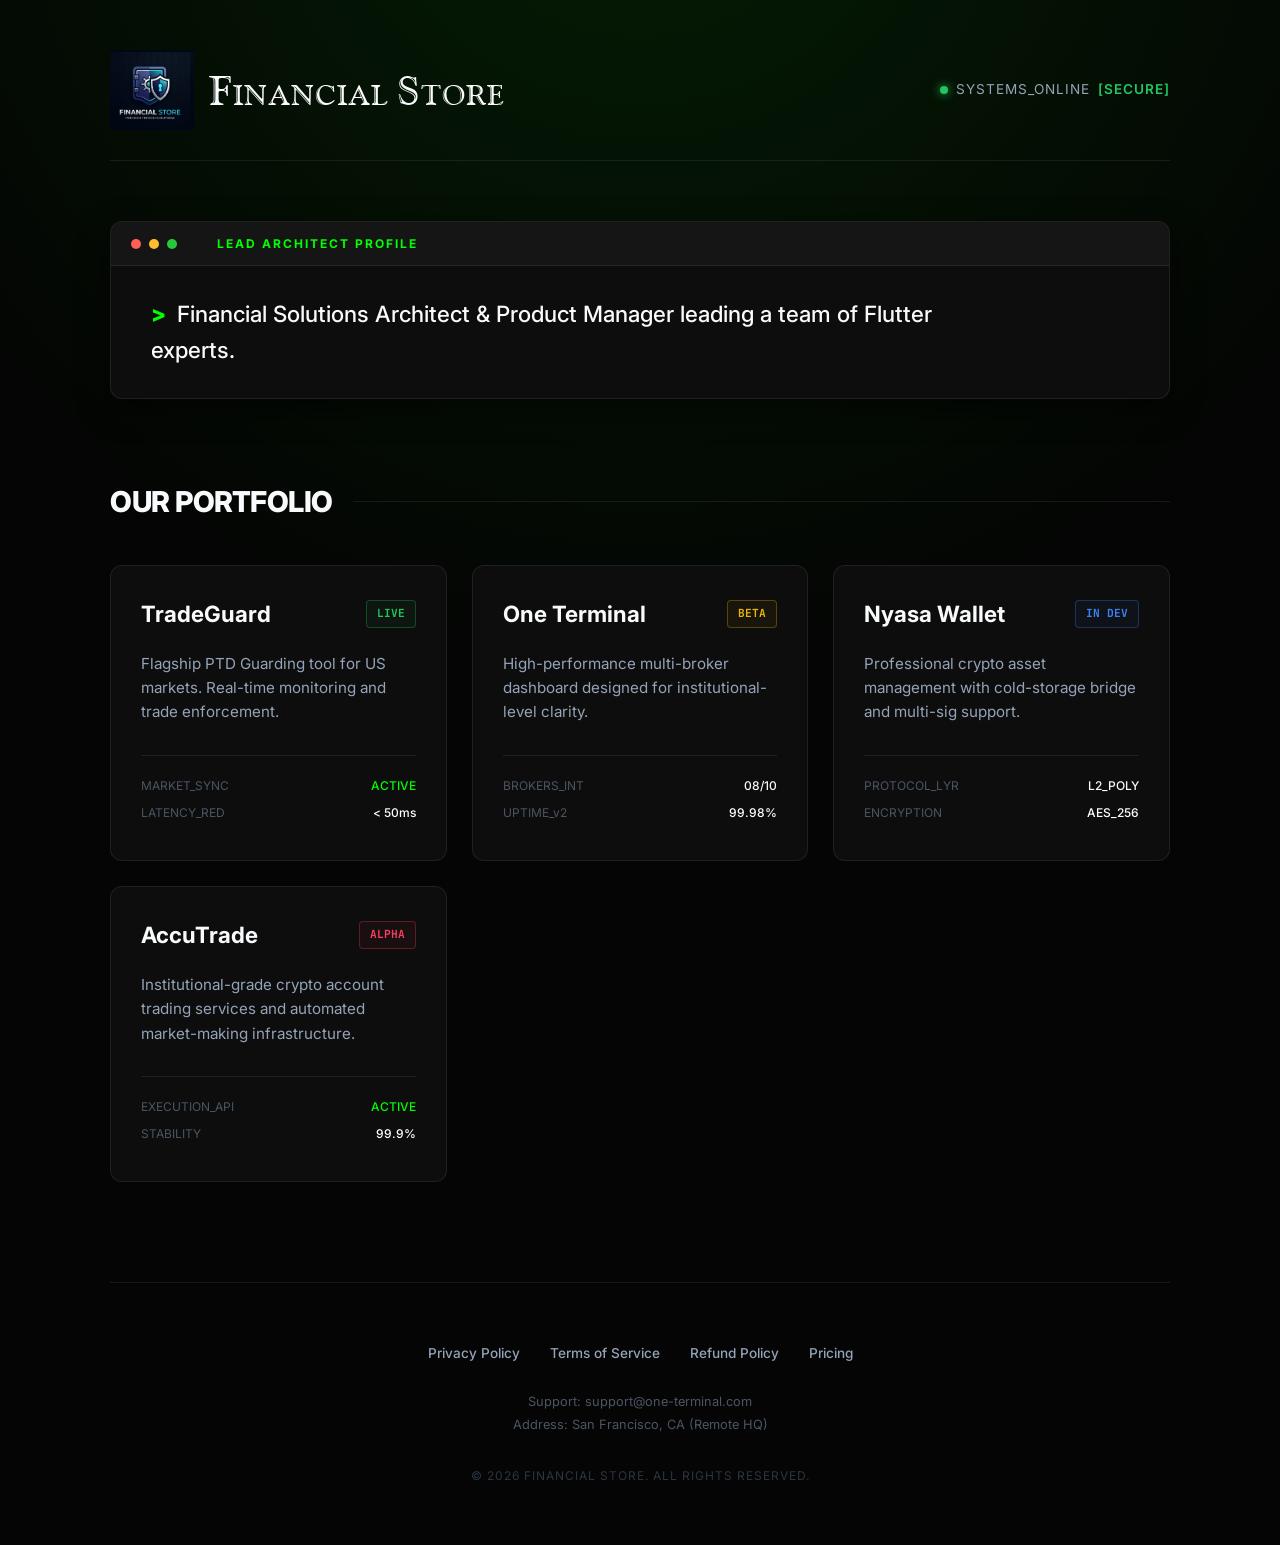
<file: brand_website/index.html>
<!DOCTYPE html>
<html lang="en">
<head>
    <meta charset="UTF-8">
    <meta name="viewport" content="width=device-width, initial-scale=1.0">
    <title>Financial Store - Systems Secure</title>
    <link rel="stylesheet" href="style.css">
    <!-- Google Fonts -->
    <link href="https://fonts.googleapis.com/css2?family=Inter:wght@400;500;700;800&family=JetBrains+Mono:wght@400;500&display=swap" rel="stylesheet">
</head>
<body>
    <div class="main-overlay"></div>
    
    <div class="container">
        <header>
            <div class="header-left">
                <img src="logo.png" alt="FS Logo" class="header-logo">
                <div class="brand-typography">
                    <span class="cap">F</span>INANCIAL <span class="cap">S</span>TORE
                </div>
            </div>
            <div class="header-right">
                <div class="status-indicator">
                    <span class="dot"></span>
                    SYSTEMS_ONLINE <span class="status-meta">[SECURE]</span>
                </div>
            </div>
        </header>

        <section class="lead-architect">
            <div class="terminal-card">
                <div class="terminal-header">
                    <div class="dots">
                        <span class="dot red"></span>
                        <span class="dot yellow"></span>
                        <span class="dot green"></span>
                    </div>
                    <div class="terminal-title">LEAD ARCHITECT PROFILE</div>
                </div>
                <div class="terminal-body">
                    <p class="profile-text">
                        <span class="cursor">></span> Financial Solutions Architect & Product Manager leading a team of Flutter experts.
                    </p>
                </div>
            </div>
        </section>

        <section class="portfolio">
            <h2 class="section-title">OUR PORTFOLIO</h2>
            <div class="portfolio-grid">
                <!-- TradeGuard -->
                <div class="project-card">
                    <div class="card-header">
                        <h3>TradeGuard</h3>
                        <span class="tag live">LIVE</span>
                    </div>
                    <p class="card-desc">Flagship PTD Guarding tool for US markets. Real-time monitoring and trade enforcement.</p>
                    <div class="card-meta">
                        <div class="meta-row">
                            <span class="label">MARKET_SYNC</span>
                            <span class="value active">ACTIVE</span>
                        </div>
                        <div class="meta-row">
                            <span class="label">LATENCY_RED</span>
                            <span class="value highlight">&lt; 50ms</span>
                        </div>
                    </div>
                </div>

                <!-- One Terminal -->
                <div class="project-card">
                    <div class="card-header">
                        <h3>One Terminal</h3>
                        <span class="tag beta">BETA</span>
                    </div>
                    <p class="card-desc">High-performance multi-broker dashboard designed for institutional-level clarity.</p>
                    <div class="card-meta">
                        <div class="meta-row">
                            <span class="label">BROKERS_INT</span>
                            <span class="value">08/10</span>
                        </div>
                        <div class="meta-row">
                            <span class="label">UPTIME_v2</span>
                            <span class="value highlight">99.98%</span>
                        </div>
                    </div>
                </div>

                <!-- Nyasa Wallet -->
                <div class="project-card">
                    <div class="card-header">
                        <h3>Nyasa Wallet</h3>
                        <span class="tag in-dev">IN DEV</span>
                    </div>
                    <p class="card-desc">Professional crypto asset management with cold-storage bridge and multi-sig support.</p>
                    <div class="card-meta">
                        <div class="meta-row">
                            <span class="label">PROTOCOL_LYR</span>
                            <span class="value">L2_POLY</span>
                        </div>
                        <div class="meta-row">
                            <span class="label">ENCRYPTION</span>
                            <span class="value highlight">AES_256</span>
                        </div>
                    </div>
                </div>

                <!-- AccuTrade -->
                <div class="project-card">
                    <div class="card-header">
                        <h3>AccuTrade</h3>
                        <span class="tag alpha">ALPHA</span>
                    </div>
                    <p class="card-desc">Institutional-grade crypto account trading services and automated market-making infrastructure.</p>
                    <div class="card-meta">
                        <div class="meta-row">
                            <span class="label">EXECUTION_API</span>
                            <span class="value active">ACTIVE</span>
                        </div>
                        <div class="meta-row">
                            <span class="label">STABILITY</span>
                            <span class="value highlight">99.9%</span>
                        </div>
                    </div>
                </div>
            </div>
        </section>

        <footer>
            <div class="footer-links">
                <a href="privacy.html">Privacy Policy</a>
                <a href="terms.html">Terms of Service</a>
                <a href="refund.html">Refund Policy</a>
                <a href="pricing.html">Pricing</a>
            </div>
            <div class="footer-contact">
                <p>Support: support@one-terminal.com</p>
                <p>Address: San Francisco, CA (Remote HQ)</p>
            </div>
            <p class="copyright">&copy; 2026 FINANCIAL STORE. ALL RIGHTS RESERVED.</p>
        </footer>
    </div>
</body>
</html>
</file>
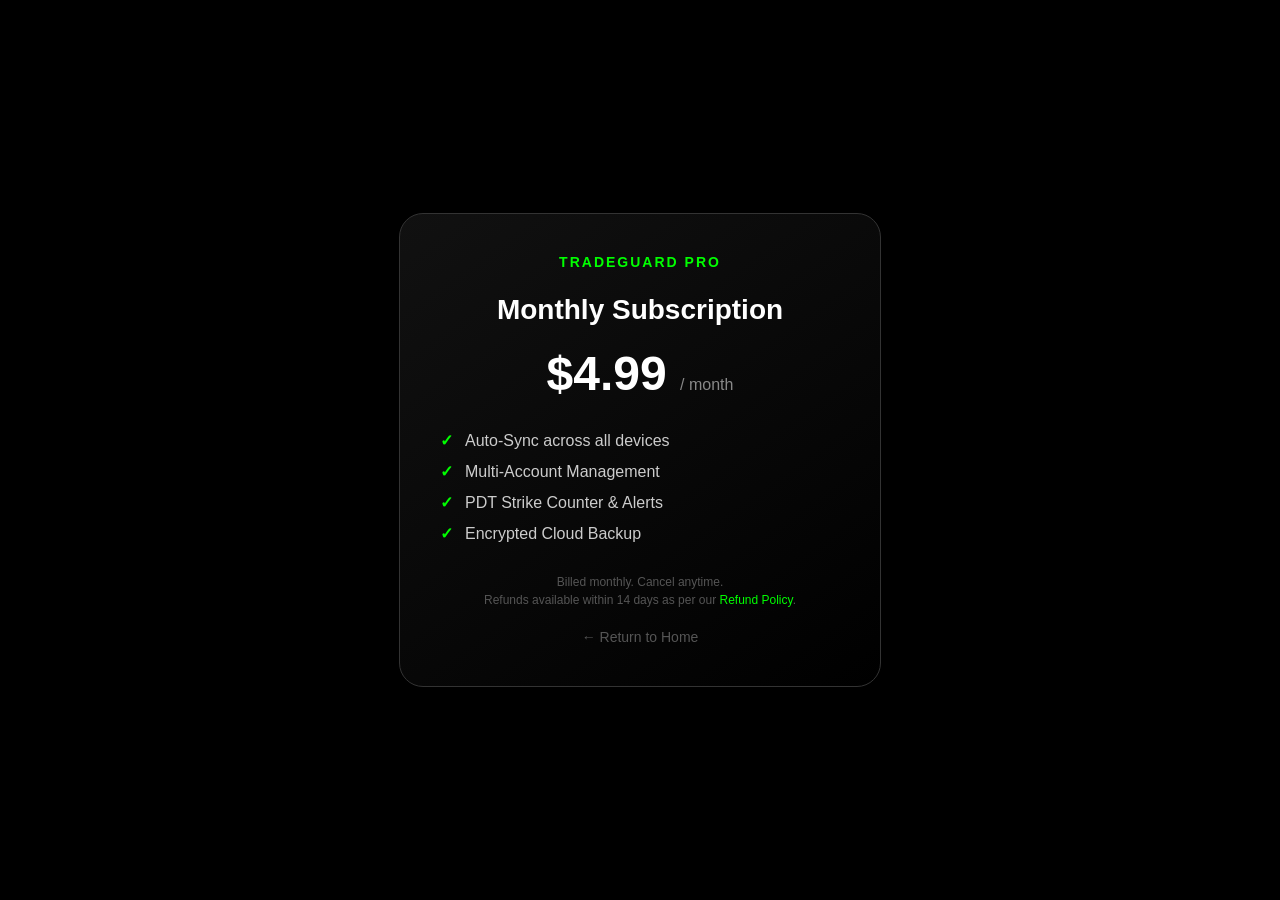
<file: brand_website/pricing.html>
<!DOCTYPE html>
<html>
<head>
  <title>Pricing - TradeGuard Pro</title>
  <meta name="viewport" content="width=device-width, initial-scale=1">
  <style>
    body { 
      font-family: 'Inter', -apple-system, blinkmacsystemfont, 'Segoe UI', roboto, sans-serif; 
      padding: 0; 
      margin: 0;
      background-color: #000; 
      color: white; 
      display: flex;
      justify-content: center;
      align-items: center;
      min-height: 100vh;
    }
    .container {
      max-width: 400px;
      width: 90%;
      text-align: center;
      padding: 40px;
      border: 1px solid #333;
      border-radius: 24px;
      background: linear-gradient(145deg, #111, #000);
      box-shadow: 0 20px 50px rgba(0,0,0,0.5);
    }
    .brand {
      color: #00FF00;
      font-weight: 900;
      letter-spacing: 2px;
      font-size: 14px;
      margin-bottom: 24px;
      display: block;
    }
    h1 { 
      font-size: 28px;
      margin: 10px 0;
    }
    .price {
      font-size: 48px;
      font-weight: 900;
      margin: 20px 0;
      color: #fff;
    }
    .period {
      font-size: 16px;
      color: #888;
      font-weight: normal;
    }
    .features {
      text-align: left;
      margin: 30px 0;
      padding: 0;
      list-style: none;
    }
    .features li {
      margin-bottom: 12px;
      color: #ccc;
      display: flex;
      align-items: center;
    }
    .features li:before {
      content: '✓';
      color: #00FF00;
      margin-right: 12px;
      font-weight: bold;
    }
    .footer-note {
      font-size: 12px;
      color: #555;
      margin-top: 30px;
      line-height: 1.5;
    }
    a { color: #00FF00; text-decoration: none; }
    .back-link {
        display: inline-block;
        margin-top: 20px;
        font-size: 14px;
        color: #555;
    }
  </style>
</head>
<body>
  <div class="container">
    <span class="brand">TRADEGUARD PRO</span>
    <h1>Monthly Subscription</h1>
    <div class="price">$4.99 <span class="period">/ month</span></div>
    
    <ul class="features">
      <li>Auto-Sync across all devices</li>
      <li>Multi-Account Management</li>
      <li>PDT Strike Counter & Alerts</li>
      <li>Encrypted Cloud Backup</li>
    </ul>

    <div class="footer-note">
      Billed monthly. Cancel anytime.<br>
      Refunds available within 14 days as per our <a href="refund.html">Refund Policy</a>.
    </div>

    <a href="index.html" class="back-link">← Return to Home</a>
  </div>
</body>
</html>
</file>
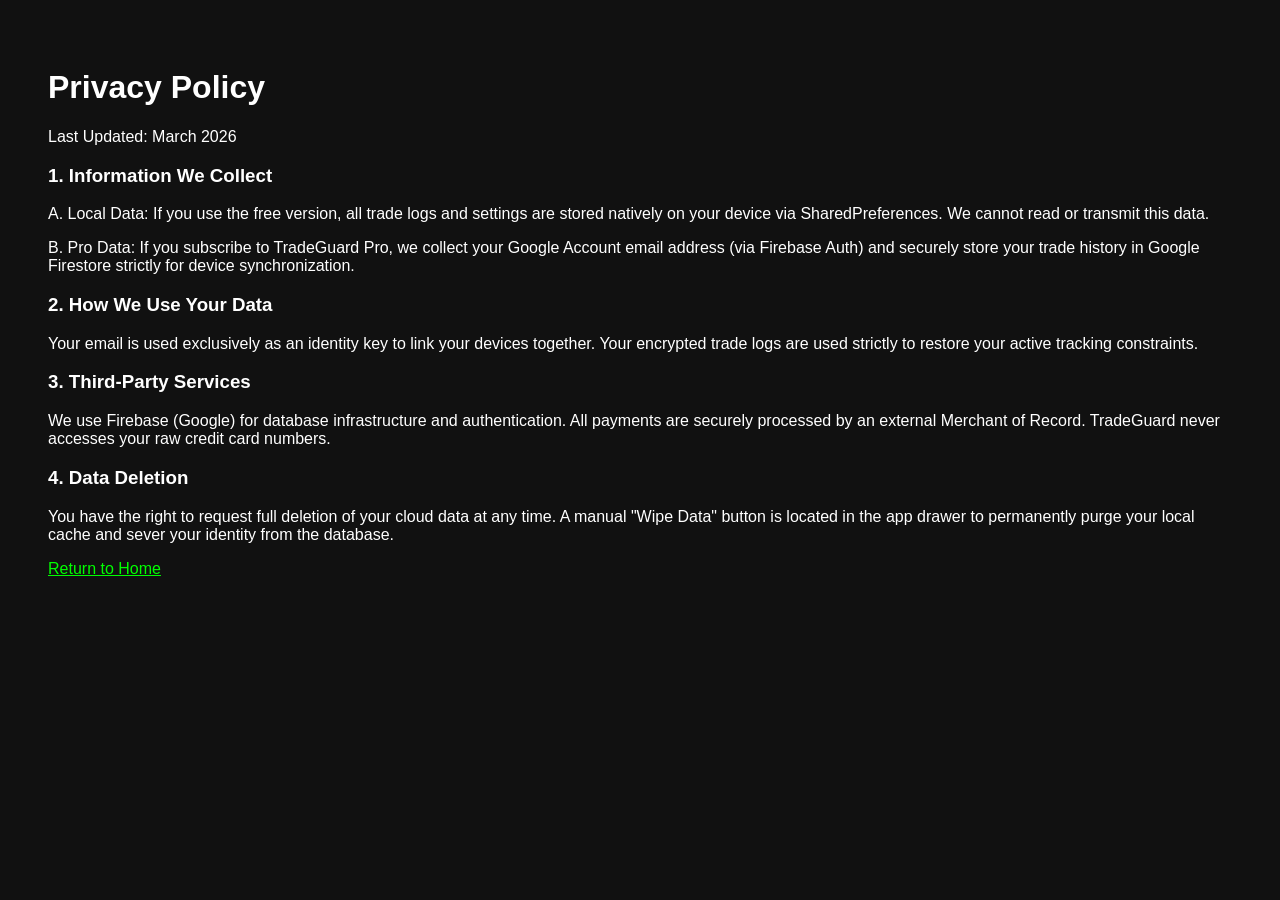
<file: brand_website/privacy.html>
<!DOCTYPE html>
<html>
<head>
  <title>Privacy Policy - TradeGuard</title>
</head>
<body style="font-family: sans-serif; padding: 40px; background-color: #111; color: white;">
  <h1>Privacy Policy</h1>
  <p>Last Updated: March 2026</p>
  <h3>1. Information We Collect</h3>
  <p>A. Local Data: If you use the free version, all trade logs and settings are stored natively on your device via SharedPreferences. We cannot read or transmit this data.</p>
  <p>B. Pro Data: If you subscribe to TradeGuard Pro, we collect your Google Account email address (via Firebase Auth) and securely store your trade history in Google Firestore strictly for device synchronization.</p>
  <h3>2. How We Use Your Data</h3>
  <p>Your email is used exclusively as an identity key to link your devices together. Your encrypted trade logs are used strictly to restore your active tracking constraints.</p>
  <h3>3. Third-Party Services</h3>
  <p>We use Firebase (Google) for database infrastructure and authentication. All payments are securely processed by an external Merchant of Record. TradeGuard never accesses your raw credit card numbers.</p>
  <h3>4. Data Deletion</h3>
  <p>You have the right to request full deletion of your cloud data at any time. A manual "Wipe Data" button is located in the app drawer to permanently purge your local cache and sever your identity from the database.</p>
  <a href="index.html" style="color: #00FF00;">Return to Home</a>
</body>
</html>
</file>
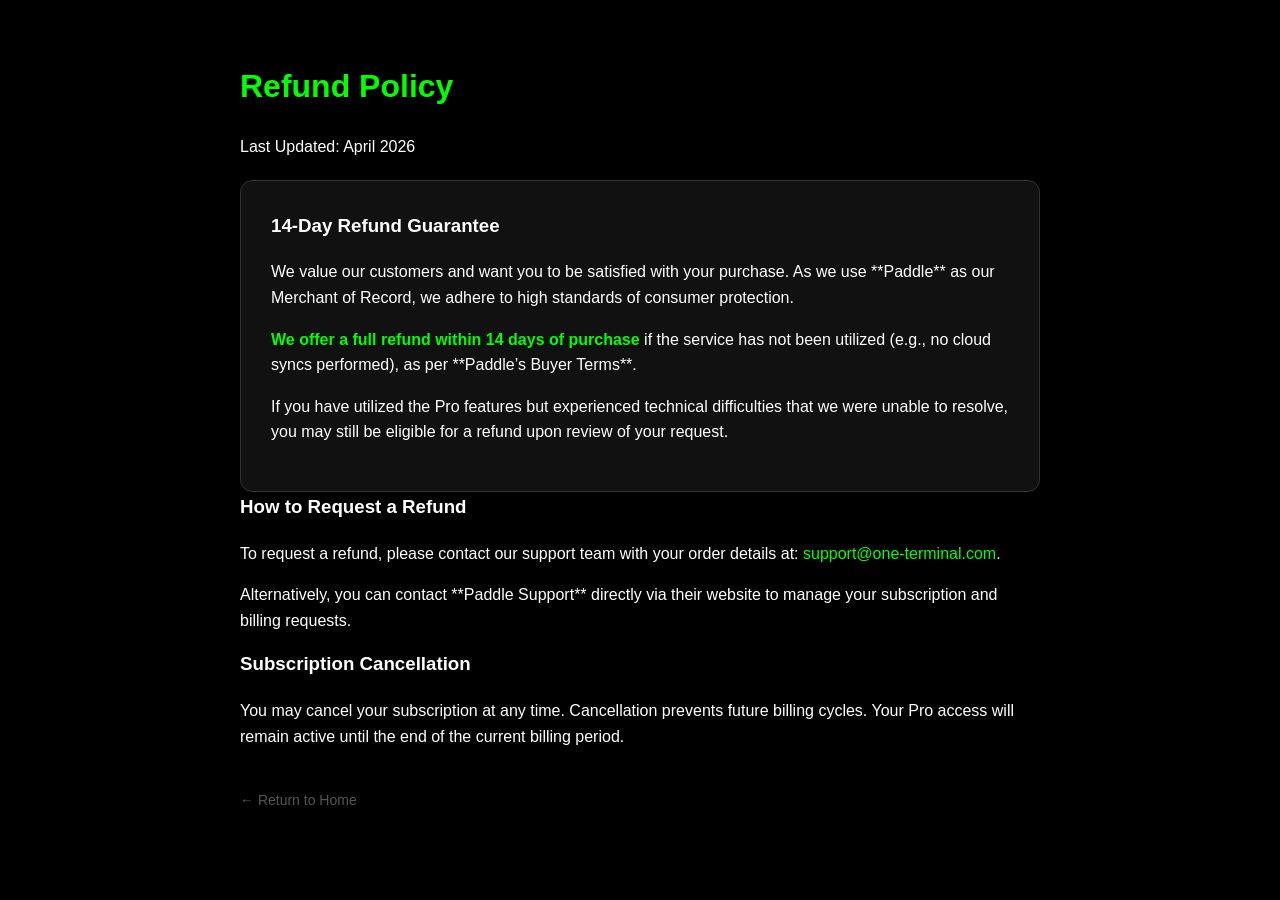
<file: brand_website/refund.html>
<!DOCTYPE html>
<html>
<head>
  <title>Refund Policy - TradeGuard Pro</title>
  <meta name="viewport" content="width=device-width, initial-scale=1">
  <style>
    body { font-family: 'Inter', sans-serif; padding: 40px; background-color: #000; color: white; line-height: 1.6; max-width: 800px; margin: 0 auto; }
    h1 { color: #00FF00; font-weight: 900; }
    .policy-box { border: 1px solid #333; padding: 30px; border-radius: 12px; background: #111; margin-top: 20px; }
    h3 { color: #fff; margin-top: 0; }
    .highlight { color: #00FF00; font-weight: bold; }
    a { color: #00FF00; text-decoration: none; }
    .back-link { display: block; margin-top: 40px; color: #555; font-size: 14px; }
  </style>
</head>
<body>
  <h1>Refund Policy</h1>
  <p>Last Updated: April 2026</p>

  <div class="policy-box">
    <h3>14-Day Refund Guarantee</h3>
    <p>
      We value our customers and want you to be satisfied with your purchase. As we use **Paddle** as our Merchant of Record, we adhere to high standards of consumer protection.
    </p>
    <p>
      <span class="highlight">We offer a full refund within 14 days of purchase</span> if the service has not been utilized (e.g., no cloud syncs performed), as per **Paddle’s Buyer Terms**.
    </p>
    <p>
      If you have utilized the Pro features but experienced technical difficulties that we were unable to resolve, you may still be eligible for a refund upon review of your request.
    </p>
  </div>

  <h3>How to Request a Refund</h3>
  <p>
    To request a refund, please contact our support team with your order details at: <a href="mailto:support@one-terminal.com">support@one-terminal.com</a>. 
  </p>
  <p>
    Alternatively, you can contact **Paddle Support** directly via their website to manage your subscription and billing requests.
  </p>

  <h3>Subscription Cancellation</h3>
  <p>
    You may cancel your subscription at any time. Cancellation prevents future billing cycles. Your Pro access will remain active until the end of the current billing period.
  </p>

  <a href="index.html" class="back-link">← Return to Home</a>
</body>
</html>
</file>
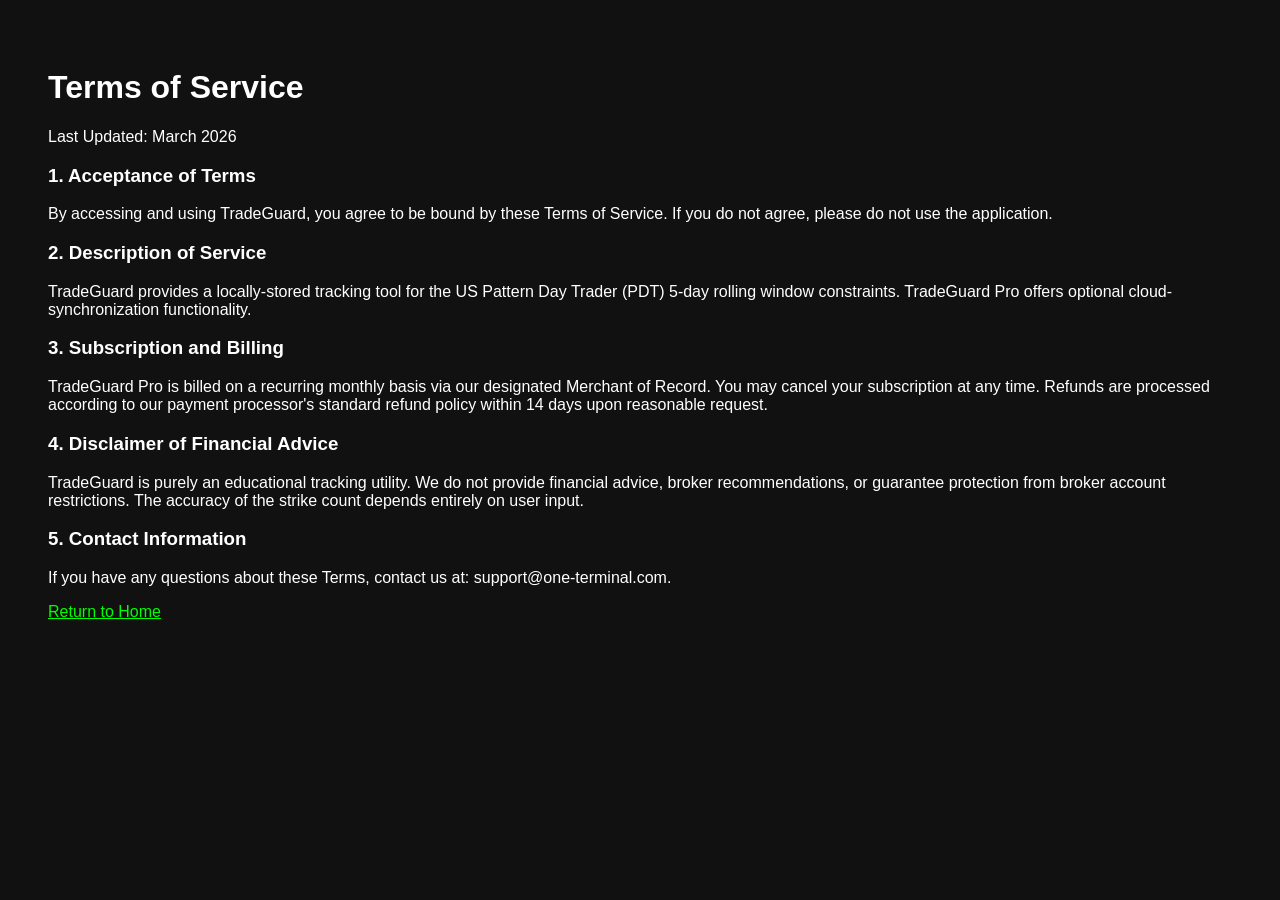
<file: brand_website/terms.html>
<!DOCTYPE html>
<html>
<head>
  <title>Terms of Service - TradeGuard</title>
</head>
<body style="font-family: sans-serif; padding: 40px; background-color: #111; color: white;">
  <h1>Terms of Service</h1>
  <p>Last Updated: March 2026</p>
  <h3>1. Acceptance of Terms</h3>
  <p>By accessing and using TradeGuard, you agree to be bound by these Terms of Service. If you do not agree, please do not use the application.</p>
  <h3>2. Description of Service</h3>
  <p>TradeGuard provides a locally-stored tracking tool for the US Pattern Day Trader (PDT) 5-day rolling window constraints. TradeGuard Pro offers optional cloud-synchronization functionality.</p>
  <h3>3. Subscription and Billing</h3>
  <p>TradeGuard Pro is billed on a recurring monthly basis via our designated Merchant of Record. You may cancel your subscription at any time. Refunds are processed according to our payment processor's standard refund policy within 14 days upon reasonable request.</p>
  <h3>4. Disclaimer of Financial Advice</h3>
  <p>TradeGuard is purely an educational tracking utility. We do not provide financial advice, broker recommendations, or guarantee protection from broker account restrictions. The accuracy of the strike count depends entirely on user input.</p>
  <h3>5. Contact Information</h3>
  <p>If you have any questions about these Terms, contact us at: support@one-terminal.com.</p>
  <a href="index.html" style="color: #00FF00;">Return to Home</a>
</body>
</html>
</file>
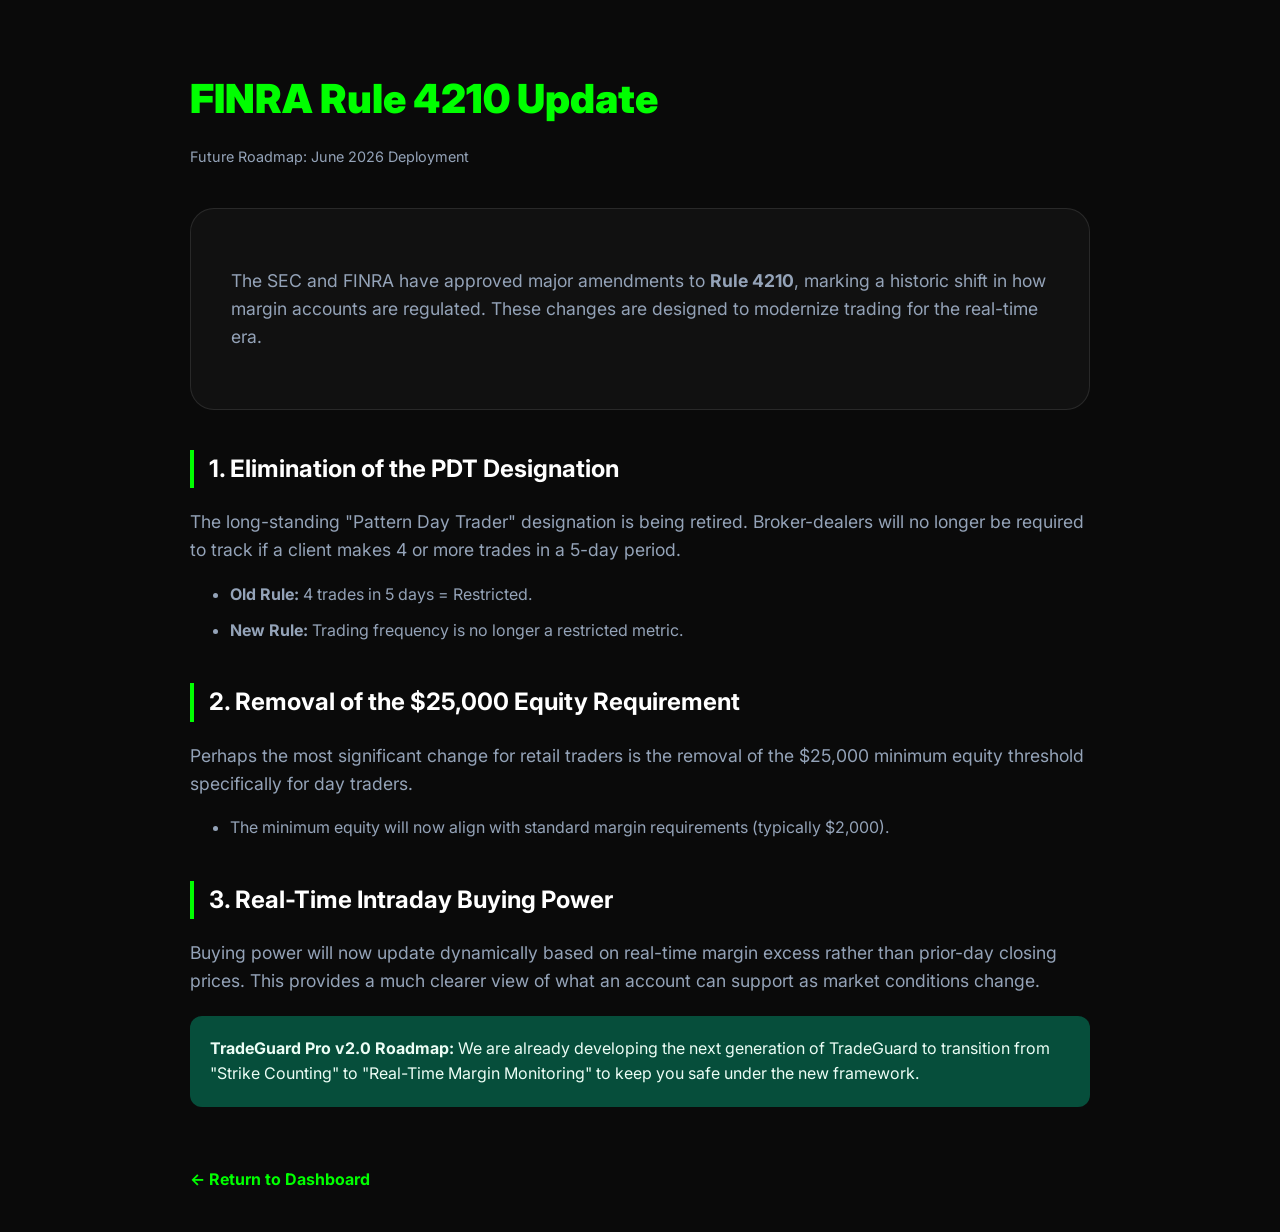
<file: web/pdt-update.html>
<!DOCTYPE html>
<html>
<head>
  <meta charset="UTF-8">
  <title>FINRA Rule 4210 Update | TradeGuard Pro</title>
  <meta name="viewport" content="width=device-width, initial-scale=1">
  <style>
    :root {
      --bg-color: #0a0a0a;
      --text-color: #ffffff;
      --accent-color: #00ff00;
      --secondary-text: #94a3b8;
    }
    body {
      font-family: 'Inter', sans-serif;
      padding: 40px 20px;
      background-color: var(--bg-color);
      color: var(--text-color);
      line-height: 1.6;
      max-width: 900px;
      margin: 0 auto;
    }
    h1 { color: var(--accent-color); font-weight: 900; font-size: 2.5rem; margin-bottom: 10px; }
    .date { color: var(--secondary-text); margin-bottom: 40px; font-size: 0.9rem; }
    .content-box { background: rgba(255,255,255,0.03); border: 1px solid rgba(255,255,255,0.1); padding: 40px; border-radius: 24px; margin-bottom: 30px; }
    h2 { color: #fff; border-left: 4px solid var(--accent-color); padding-left: 15px; margin-top: 40px; }
    p { color: var(--secondary-text); font-size: 1.1rem; }
    ul { color: var(--secondary-text); }
    li { margin-bottom: 10px; }
    .alert { background: #064e3b; color: #ecfdf5; padding: 20px; border-radius: 12px; margin-top: 20px; }
    .back-link { display: block; margin-top: 60px; color: var(--accent-color); text-decoration: none; font-weight: bold; }
  </style>
  <link href="https://fonts.googleapis.com/css2?family=Inter:wght@400;700;900&display=swap" rel="stylesheet">
</head>
<body>
  <h1>FINRA Rule 4210 Update</h1>
  <p class="date">Future Roadmap: June 2026 Deployment</p>

  <div class="content-box">
    <p>The SEC and FINRA have approved major amendments to <strong>Rule 4210</strong>, marking a historic shift in how margin accounts are regulated. These changes are designed to modernize trading for the real-time era.</p>
  </div>

  <h2>1. Elimination of the PDT Designation</h2>
  <p>The long-standing "Pattern Day Trader" designation is being retired. Broker-dealers will no longer be required to track if a client makes 4 or more trades in a 5-day period.</p>
  <ul>
    <li><strong>Old Rule:</strong> 4 trades in 5 days = Restricted.</li>
    <li><strong>New Rule:</strong> Trading frequency is no longer a restricted metric.</li>
  </ul>

  <h2>2. Removal of the $25,000 Equity Requirement</h2>
  <p>Perhaps the most significant change for retail traders is the removal of the $25,000 minimum equity threshold specifically for day traders.</p>
  <ul>
    <li>The minimum equity will now align with standard margin requirements (typically $2,000).</li>
  </ul>

  <h2>3. Real-Time Intraday Buying Power</h2>
  <p>Buying power will now update dynamically based on real-time margin excess rather than prior-day closing prices. This provides a much clearer view of what an account can support as market conditions change.</p>

  <div class="alert">
    <strong>TradeGuard Pro v2.0 Roadmap:</strong> We are already developing the next generation of TradeGuard to transition from "Strike Counting" to "Real-Time Margin Monitoring" to keep you safe under the new framework.
  </div>

  <a href="index.html" class="back-link">← Return to Dashboard</a>
</body>
</html>
</file>
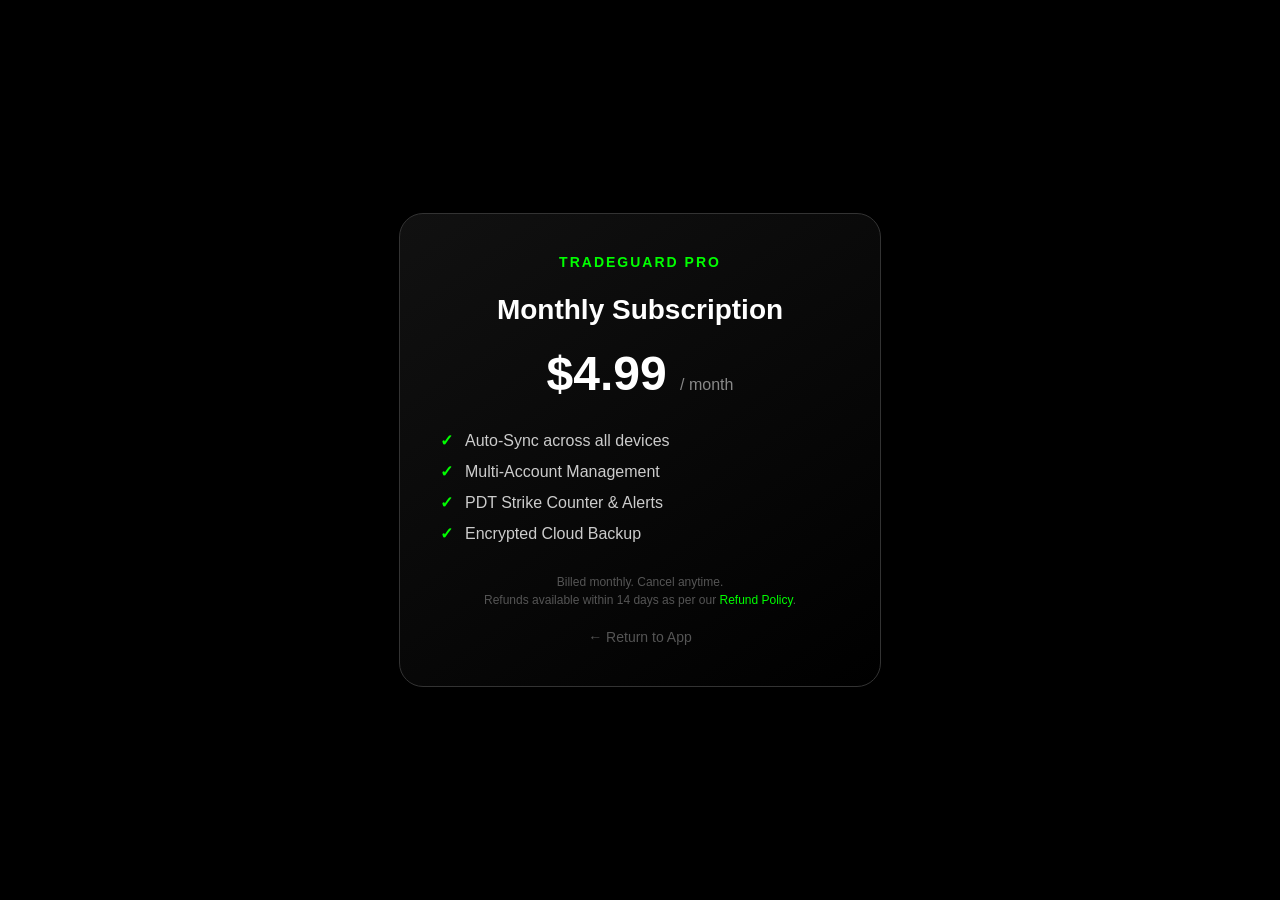
<file: web/pricing.html>
<!DOCTYPE html>
<html>
<head>
  <title>Pricing - TradeGuard Pro</title>
  <meta name="viewport" content="width=device-width, initial-scale=1">
  <style>
    body { 
      font-family: 'Inter', -apple-system, blinkmacsystemfont, 'Segoe UI', roboto, sans-serif; 
      padding: 0; 
      margin: 0;
      background-color: #000; 
      color: white; 
      display: flex;
      justify-content: center;
      align-items: center;
      min-height: 100vh;
    }
    .container {
      max-width: 400px;
      width: 90%;
      text-align: center;
      padding: 40px;
      border: 1px solid #333;
      border-radius: 24px;
      background: linear-gradient(145deg, #111, #000);
      box-shadow: 0 20px 50px rgba(0,0,0,0.5);
    }
    .brand {
      color: #00FF00;
      font-weight: 900;
      letter-spacing: 2px;
      font-size: 14px;
      margin-bottom: 24px;
      display: block;
    }
    h1 { 
      font-size: 28px;
      margin: 10px 0;
    }
    .price {
      font-size: 48px;
      font-weight: 900;
      margin: 20px 0;
      color: #fff;
    }
    .period {
      font-size: 16px;
      color: #888;
      font-weight: normal;
    }
    .features {
      text-align: left;
      margin: 30px 0;
      padding: 0;
      list-style: none;
    }
    .features li {
      margin-bottom: 12px;
      color: #ccc;
      display: flex;
      align-items: center;
    }
    .features li:before {
      content: '✓';
      color: #00FF00;
      margin-right: 12px;
      font-weight: bold;
    }
    .footer-note {
      font-size: 12px;
      color: #555;
      margin-top: 30px;
      line-height: 1.5;
    }
    a { color: #00FF00; text-decoration: none; }
    .back-link {
        display: inline-block;
        margin-top: 20px;
        font-size: 14px;
        color: #555;
    }
  </style>
</head>
<body>
  <div class="container">
    <span class="brand">TRADEGUARD PRO</span>
    <h1>Monthly Subscription</h1>
    <div class="price">$4.99 <span class="period">/ month</span></div>
    
    <ul class="features">
      <li>Auto-Sync across all devices</li>
      <li>Multi-Account Management</li>
      <li>PDT Strike Counter & Alerts</li>
      <li>Encrypted Cloud Backup</li>
    </ul>

    <div class="footer-note">
      Billed monthly. Cancel anytime.<br>
      Refunds available within 14 days as per our <a href="refund.html">Refund Policy</a>.
    </div>

    <a href="/" class="back-link">← Return to App</a>
  </div>
</body>
</html>
</file>
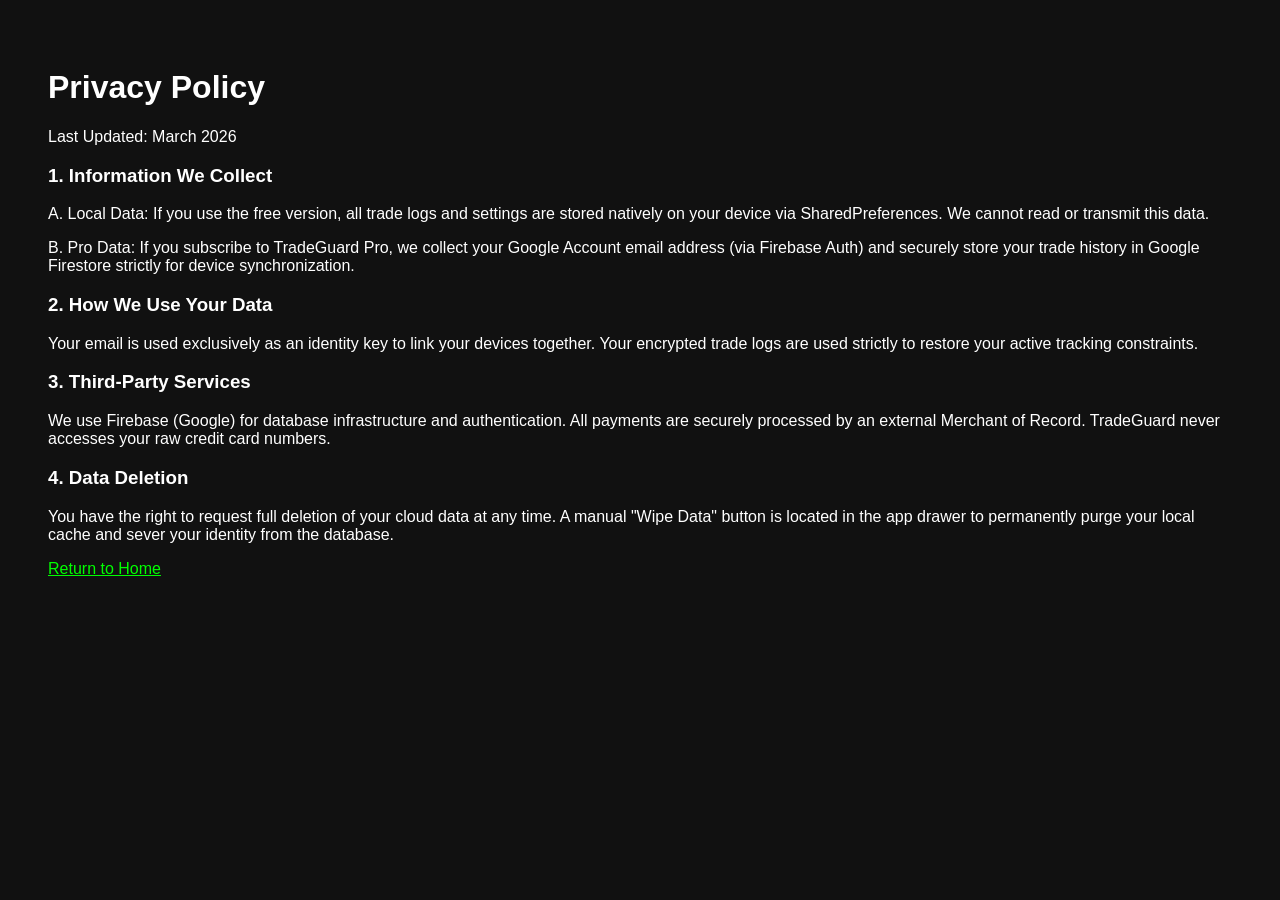
<file: web/privacy.html>
<!DOCTYPE html>
<html>
<head>
  <title>Privacy Policy - TradeGuard Pro</title>
</head>
<body style="font-family: sans-serif; padding: 40px; background-color: #111; color: white;">
  <h1>Privacy Policy</h1>
  <p>Last Updated: March 2026</p>
  <h3>1. Information We Collect</h3>
  <p>A. Local Data: If you use the free version, all trade logs and settings are stored natively on your device via SharedPreferences. We cannot read or transmit this data.</p>
  <p>B. Pro Data: If you subscribe to TradeGuard Pro, we collect your Google Account email address (via Firebase Auth) and securely store your trade history in Google Firestore strictly for device synchronization.</p>
  <h3>2. How We Use Your Data</h3>
  <p>Your email is used exclusively as an identity key to link your devices together. Your encrypted trade logs are used strictly to restore your active tracking constraints.</p>
  <h3>3. Third-Party Services</h3>
  <p>We use Firebase (Google) for database infrastructure and authentication. All payments are securely processed by an external Merchant of Record. TradeGuard never accesses your raw credit card numbers.</p>
  <h3>4. Data Deletion</h3>
  <p>You have the right to request full deletion of your cloud data at any time. A manual "Wipe Data" button is located in the app drawer to permanently purge your local cache and sever your identity from the database.</p>
  <a href="/" style="color: #00FF00;">Return to Home</a>
</body>
</html>
</file>
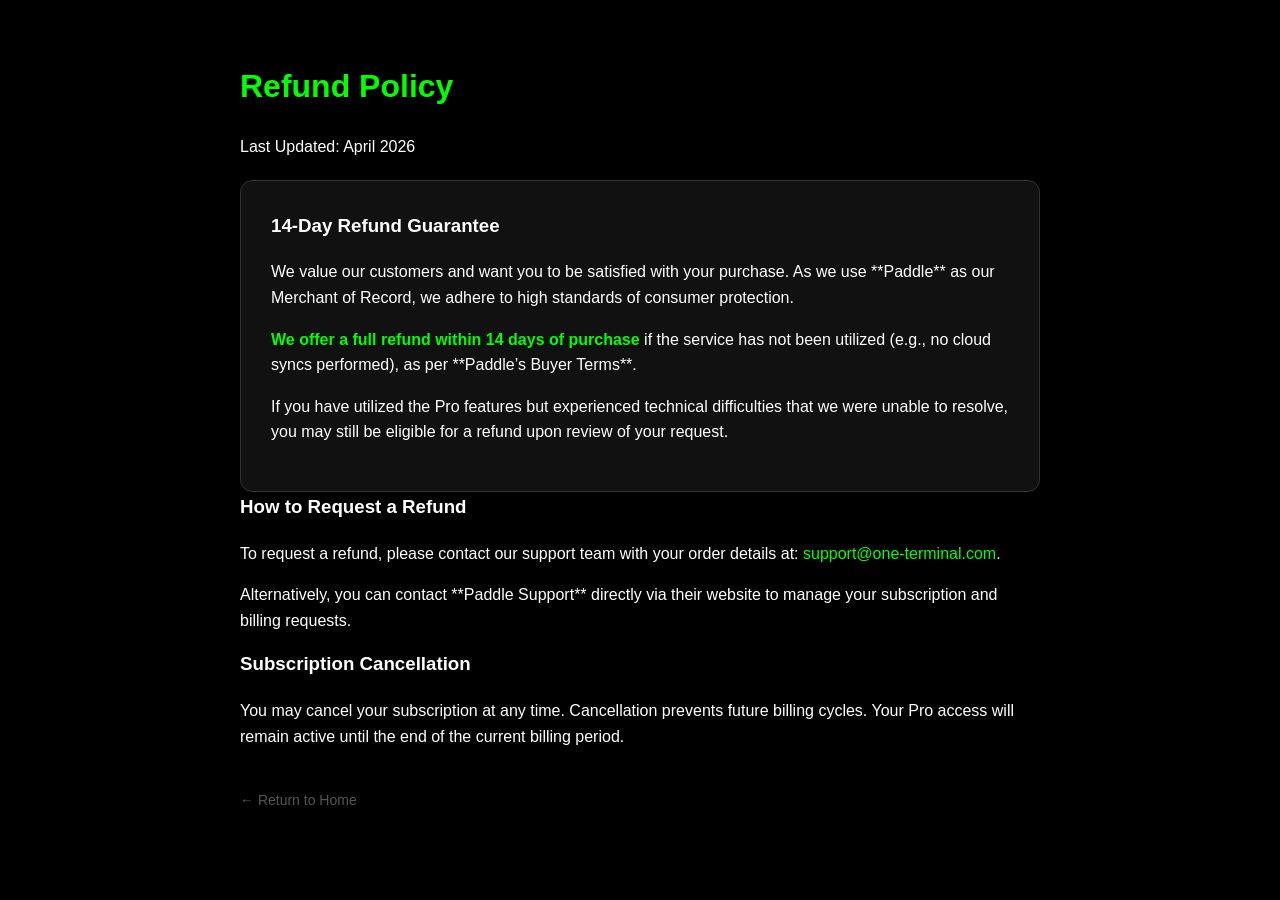
<file: web/refund.html>
<!DOCTYPE html>
<html>
<head>
  <title>Refund Policy - TradeGuard Pro</title>
  <meta name="viewport" content="width=device-width, initial-scale=1">
  <style>
    body { font-family: 'Inter', sans-serif; padding: 40px; background-color: #000; color: white; line-height: 1.6; max-width: 800px; margin: 0 auto; }
    h1 { color: #00FF00; font-weight: 900; }
    .policy-box { border: 1px solid #333; padding: 30px; border-radius: 12px; background: #111; margin-top: 20px; }
    h3 { color: #fff; margin-top: 0; }
    .highlight { color: #00FF00; font-weight: bold; }
    a { color: #00FF00; text-decoration: none; }
    .back-link { display: block; margin-top: 40px; color: #555; font-size: 14px; }
  </style>
</head>
<body>
  <h1>Refund Policy</h1>
  <p>Last Updated: April 2026</p>

  <div class="policy-box">
    <h3>14-Day Refund Guarantee</h3>
    <p>
      We value our customers and want you to be satisfied with your purchase. As we use **Paddle** as our Merchant of Record, we adhere to high standards of consumer protection.
    </p>
    <p>
      <span class="highlight">We offer a full refund within 14 days of purchase</span> if the service has not been utilized (e.g., no cloud syncs performed), as per **Paddle’s Buyer Terms**.
    </p>
    <p>
      If you have utilized the Pro features but experienced technical difficulties that we were unable to resolve, you may still be eligible for a refund upon review of your request.
    </p>
  </div>

  <h3>How to Request a Refund</h3>
  <p>
    To request a refund, please contact our support team with your order details at: <a href="mailto:support@one-terminal.com">support@one-terminal.com</a>. 
  </p>
  <p>
    Alternatively, you can contact **Paddle Support** directly via their website to manage your subscription and billing requests.
  </p>

  <h3>Subscription Cancellation</h3>
  <p>
    You may cancel your subscription at any time. Cancellation prevents future billing cycles. Your Pro access will remain active until the end of the current billing period.
  </p>

  <a href="/" class="back-link">← Return to Home</a>
</body>
</html>
</file>
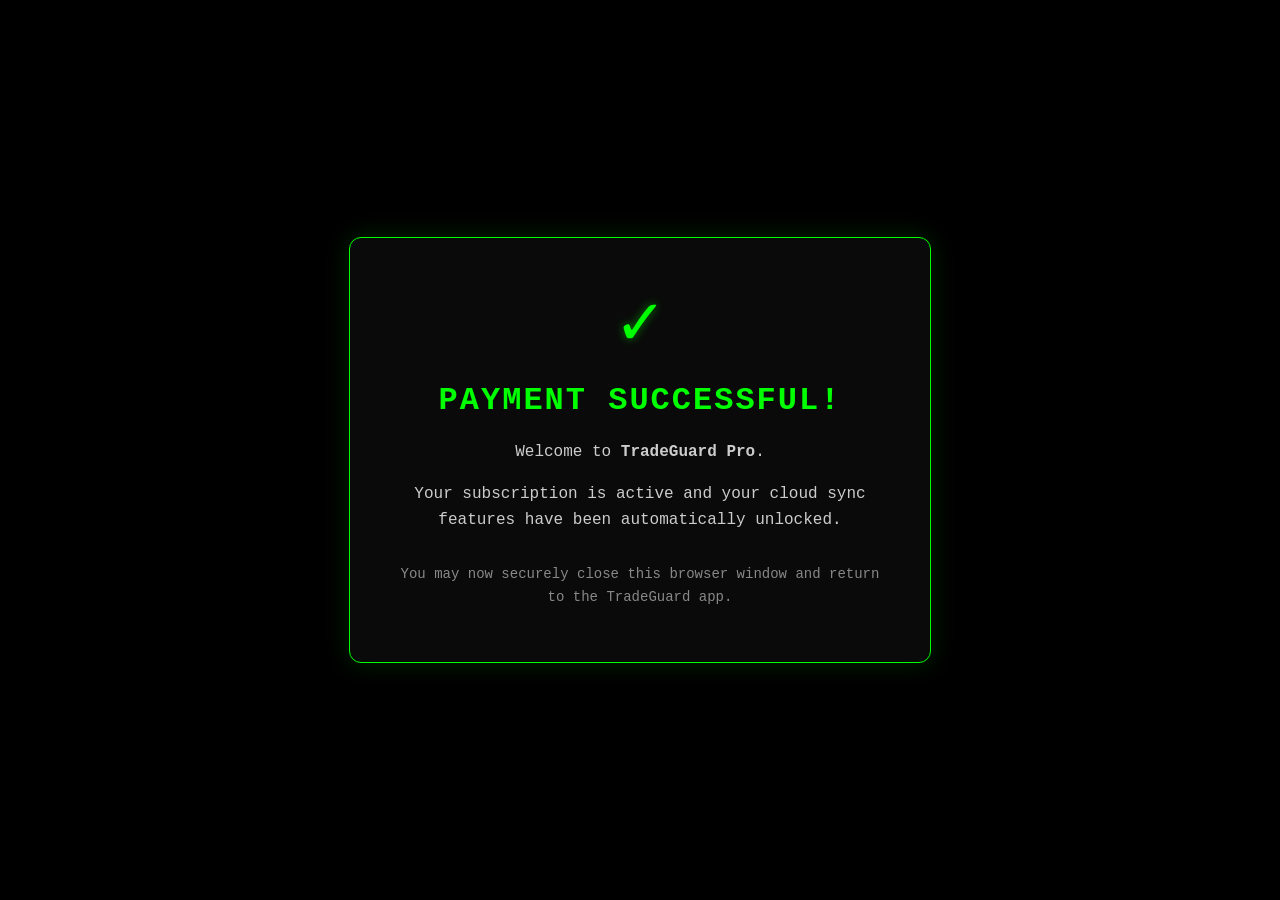
<file: web/success.html>
<!DOCTYPE html>
<html>
<head>
  <title>Payment Successful - TradeGuard Pro</title>
  <meta name="viewport" content="width=device-width, initial-scale=1">
  <style>
    body {
      font-family: 'Courier New', Courier, monospace; 
      margin: 0;
      background-color: #000000; 
      color: white;
      text-align: center;
      display: flex;
      flex-direction: column;
      justify-content: center;
      align-items: center;
      height: 100vh;
    }
    .container {
      border: 1px solid #00FF00;
      padding: 40px;
      border-radius: 12px;
      max-width: 500px;
      box-shadow: 0 0 25px rgba(0, 255, 0, 0.15);
      background-color: #0A0A0A;
    }
    h1 {
      color: #00FF00;
      text-transform: uppercase;
      letter-spacing: 2px;
      margin-top: 0;
    }
    p {
      color: #CCCCCC;
      line-height: 1.6;
      font-size: 16px;
    }
    .check-icon {
      font-size: 72px;
      color: #00FF00;
      margin-bottom: 15px;
      text-shadow: 0 0 10px rgba(0, 255, 0, 0.5);
    }
  </style>
</head>
<body>
  <div class="container">
    <div class="check-icon">✓</div>
    <h1>Payment Successful!</h1>
    <p>Welcome to <strong>TradeGuard Pro</strong>.</p>
    <p>Your subscription is active and your cloud sync features have been automatically unlocked.</p>
    <p style="margin-top: 30px; color: #888; font-size: 14px;">
      You may now securely close this browser window and return to the TradeGuard app.
    </p>
  </div>
</body>
</html>
</file>
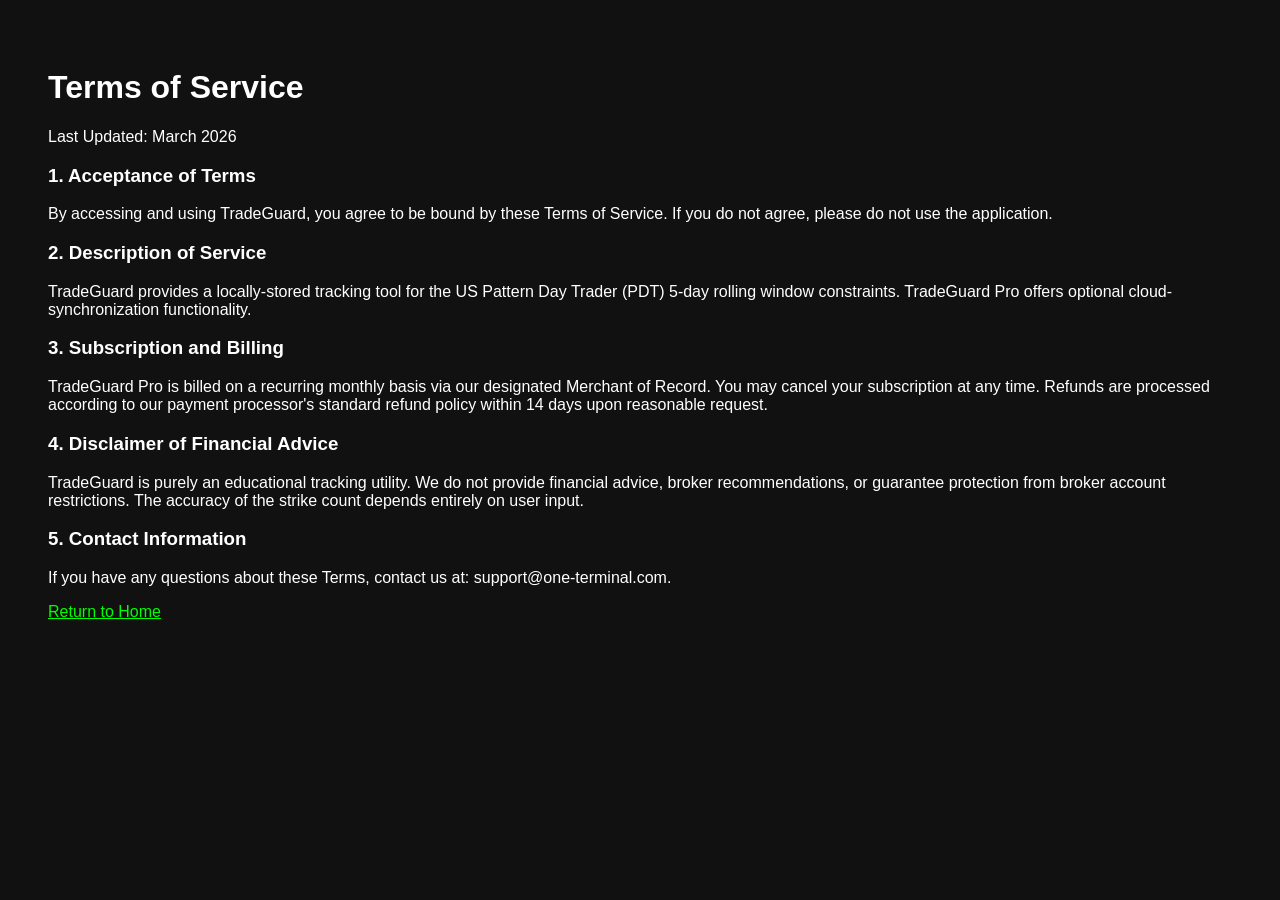
<file: web/terms.html>
<!DOCTYPE html>
<html>
<head>
  <title>Terms of Service - TradeGuard Pro</title>
</head>
<body style="font-family: sans-serif; padding: 40px; background-color: #111; color: white;">
  <h1>Terms of Service</h1>
  <p>Last Updated: March 2026</p>
  <h3>1. Acceptance of Terms</h3>
  <p>By accessing and using TradeGuard, you agree to be bound by these Terms of Service. If you do not agree, please do not use the application.</p>
  <h3>2. Description of Service</h3>
  <p>TradeGuard provides a locally-stored tracking tool for the US Pattern Day Trader (PDT) 5-day rolling window constraints. TradeGuard Pro offers optional cloud-synchronization functionality.</p>
  <h3>3. Subscription and Billing</h3>
  <p>TradeGuard Pro is billed on a recurring monthly basis via our designated Merchant of Record. You may cancel your subscription at any time. Refunds are processed according to our payment processor's standard refund policy within 14 days upon reasonable request.</p>
  <h3>4. Disclaimer of Financial Advice</h3>
  <p>TradeGuard is purely an educational tracking utility. We do not provide financial advice, broker recommendations, or guarantee protection from broker account restrictions. The accuracy of the strike count depends entirely on user input.</p>
  <h3>5. Contact Information</h3>
  <p>If you have any questions about these Terms, contact us at: support@one-terminal.com.</p>
  <a href="/" style="color: #00FF00;">Return to Home</a>
</body>
</html>
</file>
<file: brand_website/style.css>
/* brand_website/style.css */
@font-face {
    font-family: 'GoudyHan';
    src: url('fonts/GoudyHan.ttf') format('truetype');
}

:root {
    --bg-dark: #050505;
    --bg-card: #0d0d0d;
    --accent-indigo: #00ff00;
    --accent-cyan: #00cc00;
    --text-primary: #f8fafc;
    --text-secondary: #94a3b8;
    --status-green: #22c55e;
    --border-color: rgba(255, 255, 255, 0.08);
    --glass-grad: linear-gradient(135deg, rgba(255, 255, 255, 0.03), rgba(255, 255, 255, 0.01));
}

* {
    margin: 0;
    padding: 0;
    box-sizing: border-box;
    font-family: 'Inter', sans-serif;
}

body {
    background-color: var(--bg-dark);
    color: var(--text-primary);
    line-height: 1.6;
    overflow-x: hidden;
    min-height: 100vh;
}

.main-overlay {
    position: fixed;
    top: 0;
    left: 0;
    width: 100%;
    height: 100%;
    background: radial-gradient(circle at 50% -20%, rgba(0, 255, 0, 0.1), transparent 70%);
    pointer-events: none;
    z-index: -1;
}

.container {
    max-width: 1100px;
    margin: 0 auto;
    padding: 20px;
}

/* Header */
header {
    display: flex;
    justify-content: space-between;
    align-items: center;
    padding: 30px 0;
    border-bottom: 1px solid var(--border-color);
    margin-bottom: 60px;
}

.header-left {
    display: flex;
    align-items: center;
    gap: 15px;
}

.header-logo {
    height: 80px; /* Increased from 48px */
    width: auto;
    filter: brightness(1.1);
}

.brand-typography {
    font-family: 'GoudyHan', serif !important;
    font-size: 1.8rem;
    letter-spacing: 1px;
    color: #fff;
    text-transform: uppercase;
}

.brand-typography .cap {
    font-family: 'GoudyHan', serif !important;
    font-size: 2.6rem;
    color: var(--text-primary);
}

.header-right {
    font-family: 'JetBrains Mono', monospace;
    font-size: 0.85rem;
}

.status-indicator {
    display: flex;
    align-items: center;
    gap: 8px;
    color: var(--text-secondary);
    letter-spacing: 1px;
}

.status-indicator .dot {
    width: 8px;
    height: 8px;
    background-color: var(--status-green);
    border-radius: 50%;
    box-shadow: 0 0 10px var(--status-green);
    animation: pulse 2s infinite;
}

.status-meta {
    color: var(--status-green);
    font-weight: 600;
}

/* Lead Architect Section */
.lead-architect {
    margin-bottom: 80px;
}

.terminal-card {
    background: var(--bg-card);
    border: 1px solid var(--border-color);
    border-radius: 12px;
    overflow: hidden;
    box-shadow: 0 10px 30px rgba(0,0,0,0.5);
}

.terminal-header {
    background: rgba(255,255,255,0.03);
    padding: 12px 20px;
    display: flex;
    align-items: center;
    gap: 40px;
    border-bottom: 1px solid var(--border-color);
}

.dots {
    display: flex;
    gap: 8px;
}

.dots .dot {
    width: 10px;
    height: 10px;
    border-radius: 50%;
}

.red { background: #ff5f56; }
.yellow { background: #ffbd2e; }
.green { background: #27c93f; }

.terminal-title {
    font-size: 0.75rem;
    font-weight: 700;
    color: var(--accent-indigo);
    letter-spacing: 2px;
}

.terminal-body {
    padding: 30px 40px;
}

.profile-text {
    font-size: 1.4rem;
    font-weight: 500;
    color: var(--text-primary);
    max-width: 800px;
}

.profile-text .cursor {
    color: var(--accent-indigo);
    font-weight: 800;
    margin-right: 5px;
    animation: blink 1s infinite;
}

/* Portfolio Section */
.portfolio {
    margin-bottom: 100px;
}

.section-title {
    font-size: 1.8rem;
    font-weight: 800;
    margin-bottom: 40px;
    letter-spacing: -0.5px;
    display: flex;
    align-items: center;
    gap: 20px;
}

.section-title::after {
    content: '';
    flex: 1;
    height: 1px;
    background: var(--border-color);
}

.portfolio-grid {
    display: grid;
    grid-template-columns: repeat(auto-fit, minmax(320px, 1fr));
    gap: 25px;
}

.project-card {
    background: var(--bg-card);
    border: 1px solid var(--border-color);
    border-radius: 12px;
    padding: 30px;
    transition: all 0.3s ease;
    cursor: default;
}

.project-card:hover {
    transform: translateY(-5px);
    border-color: var(--accent-indigo);
    box-shadow: 0 15px 40px rgba(0,0,0,0.4);
}

.card-header {
    display: flex;
    justify-content: space-between;
    align-items: center;
    margin-bottom: 20px;
}

.card-header h3 {
    font-size: 1.4rem;
    font-weight: 700;
}

.tag {
    font-family: 'JetBrains Mono', monospace;
    font-size: 0.7rem;
    font-weight: 700;
    padding: 4px 10px;
    border-radius: 4px;
    border: 1px solid;
}

.live { color: #22c55e; border-color: rgba(34, 197, 94, 0.3); background: rgba(34, 197, 94, 0.05); }
.beta { color: #eab308; border-color: rgba(234, 179, 8, 0.3); background: rgba(234, 179, 8, 0.05); }
.in-dev { color: #3b82f6; border-color: rgba(59, 130, 246, 0.3); background: rgba(59, 130, 246, 0.05); }
.alpha { color: #f43f5e; border-color: rgba(244, 63, 94, 0.3); background: rgba(244, 63, 94, 0.05); }

.card-desc {
    color: var(--text-secondary);
    font-size: 0.95rem;
    margin-bottom: 30px;
    min-height: 3em;
}

.card-meta {
    border-top: 1px solid var(--border-color);
    padding-top: 20px;
}

.meta-row {
    display: flex;
    justify-content: space-between;
    font-family: 'JetBrains Mono', monospace;
    font-size: 0.75rem;
    margin-bottom: 8px;
}

.meta-row .label {
    color: #4b5563;
}

.meta-row .value {
    font-weight: 500;
}

.meta-row .active { color: var(--accent-indigo); }
.meta-row .highlight { color: #fff; }

/* Footer */
footer {
    padding: 60px 0 40px;
    border-top: 1px solid var(--border-color);
    text-align: center;
    color: #475569;
}

.footer-links {
    display: flex;
    justify-content: center;
    gap: 30px;
    margin-bottom: 25px;
    flex-wrap: wrap;
}

.footer-links a {
    color: var(--text-secondary);
    text-decoration: none;
    font-size: 0.85rem;
    font-weight: 500;
    transition: color 0.2s ease;
}

.footer-links a:hover {
    color: var(--accent-indigo);
}

.footer-contact {
    font-size: 0.8rem;
    margin-bottom: 30px;
    color: #4b5563;
    line-height: 1.8;
}

.copyright {
    font-size: 0.75rem;
    letter-spacing: 1px;
    opacity: 0.6;
}

@keyframes pulse {
    0% { transform: scale(1); opacity: 1; }
    50% { transform: scale(1.2); opacity: 0.7; }
    100% { transform: scale(1); opacity: 1; }
}

@keyframes blink {
    0%, 100% { opacity: 1; }
    50% { opacity: 0; }
}

@media (max-width: 768px) {
    .header-logo { height: 36px; }
    .brand-typography { font-size: 1.4rem; }
    .brand-typography .cap { font-size: 2rem; }
    .profile-text { font-size: 1.1rem; }
    .terminal-body { padding: 20px; }
}
</file>
